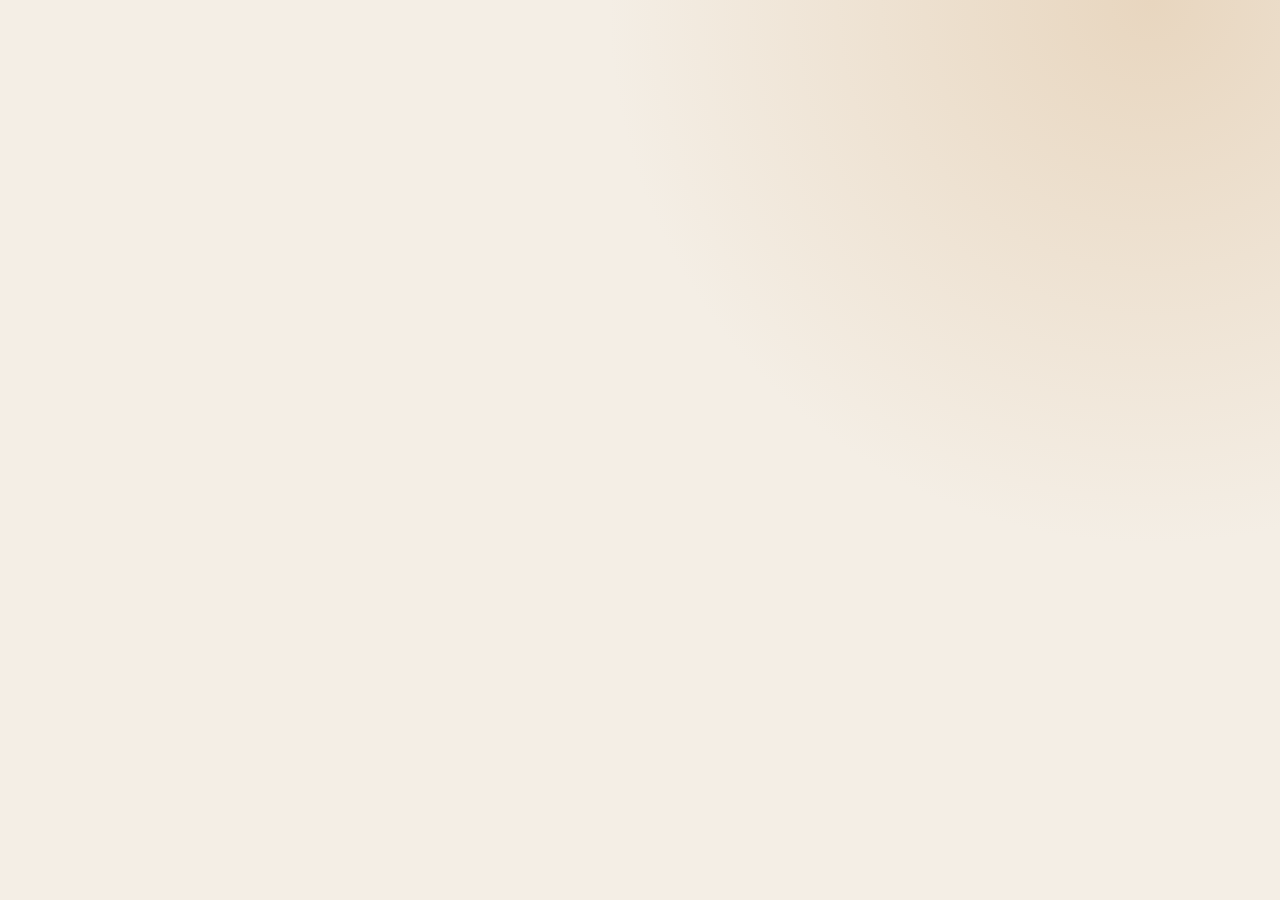
<file: contact.html>
<!DOCTYPE html>
<html lang="en">

<head>
    <meta charset="UTF-8" />
    <meta name="viewport" content="width=device-width, initial-scale=1.0" />
    <title>Contact - Chris Mullen</title>
    <style>
        @import url('style.css');
    </style>
</head>

<body>

</body>
</file>
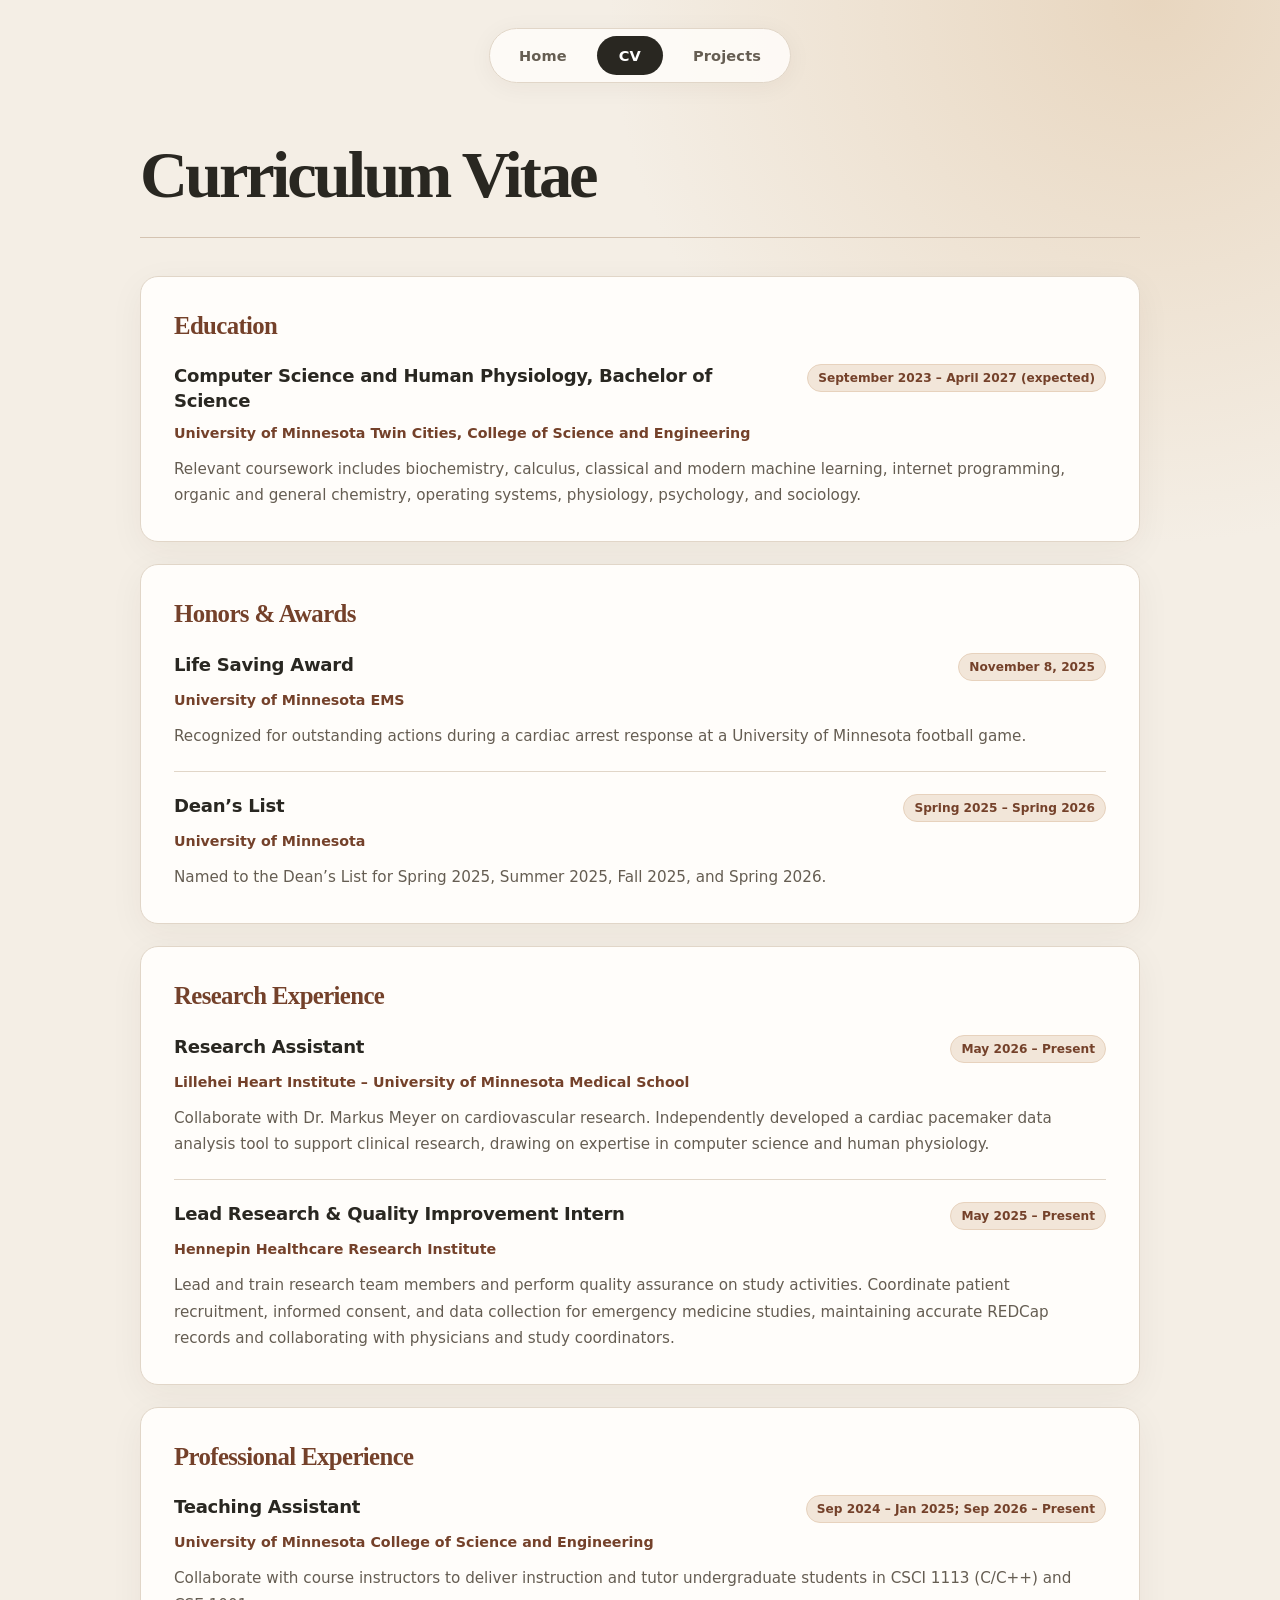
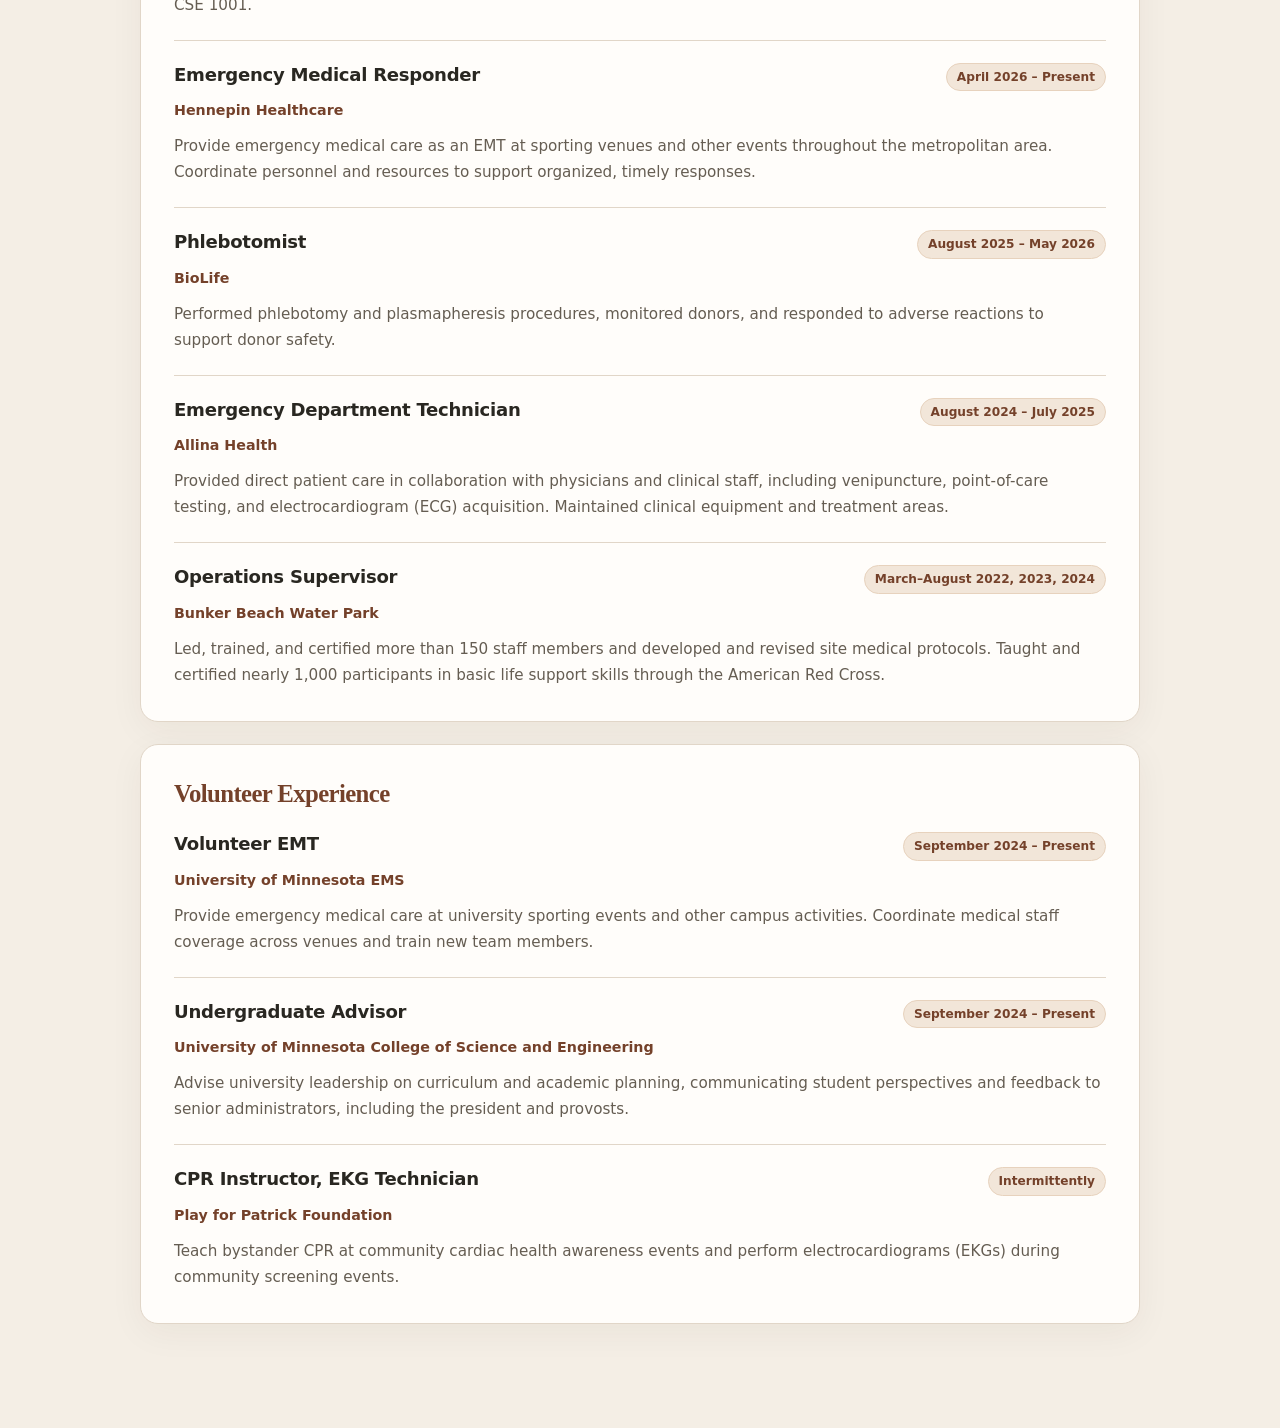
<file: cv.html>
<!DOCTYPE html>
<html lang="en">

<head>
    <meta charset="UTF-8">
    <meta name="viewport" content="width=device-width, initial-scale=1.0">
    <title>CV - Chris Mullen</title>
    <link rel="stylesheet" href="style.css">
</head>

<body>
    <div id="page">
        <header id="header">
            <nav id="nav" aria-label="Main navigation">
                <a class="nav" href="index.html">Home</a>
                <a class="nav" href="cv.html" aria-current="page">CV</a>
                <a class="nav" href="projects.html">Projects</a>
                <!--   <a class="nav" href="contact.html">Contact</a> -->
            </nav>
        </header>
        <main id="cv">
            <h1 id="cv-title">Curriculum Vitae</h1>

            <section class="cv-section cv-section--education">
                <h2 class="cv-section-title">Education</h2>

                <article class="entry entry--cv">
                    <div class="entry-header">
                        <h3 class="entry-title">Computer Science and Human Physiology, Bachelor of Science</h3>
                        <span class="entry-status">September 2023 – April 2027 (expected)</span>
                    </div>
                    <p class="entry-subtitle">University of Minnesota Twin Cities, College of Science and Engineering
                    </p>
                    <div class="entry-description">
                        <p>Relevant coursework includes biochemistry, calculus, classical and modern machine learning,
                            internet programming, organic and general chemistry, operating systems, physiology,
                            psychology, and sociology.</p>
                    </div>
                </article>
            </section>

            <section class="cv-section cv-section--honors">
                <h2 class="cv-section-title">Honors &amp; Awards</h2>

                <article class="entry entry--cv">
                    <div class="entry-header">
                        <h3 class="entry-title">Life Saving Award</h3>
                        <span class="entry-status">November 8, 2025</span>
                    </div>
                    <p class="entry-subtitle">University of Minnesota EMS</p>
                    <div class="entry-description">
                        <p>Recognized for outstanding actions during a cardiac arrest response at a University of
                            Minnesota football game.</p>
                    </div>
                </article>

                <article class="entry entry--cv">
                    <div class="entry-header">
                        <h3 class="entry-title">Dean’s List</h3>
                        <span class="entry-status">Spring 2025 – Spring 2026</span>
                    </div>
                    <p class="entry-subtitle">University of Minnesota</p>
                    <div class="entry-description">
                        <p>Named to the Dean’s List for Spring 2025, Summer 2025, Fall 2025, and Spring 2026.</p>
                    </div>
                </article>
            </section>

            <section class="cv-section">
                <h2 class="cv-section-title">Research Experience</h2>

                <article class="entry entry--cv">
                    <div class="entry-header">
                        <h3 class="entry-title">Research Assistant</h3>
                        <span class="entry-status">May 2026 – Present</span>
                    </div>
                    <p class="entry-subtitle">Lillehei Heart Institute – University of Minnesota Medical School</p>
                    <div class="entry-description">
                        <p>Collaborate with Dr. Markus Meyer on cardiovascular research. Independently developed a
                            cardiac pacemaker data analysis tool to support clinical research, drawing on expertise in
                            computer science and human physiology.</p>
                    </div>
                </article>

                <article class="entry entry--cv">
                    <div class="entry-header">
                        <h3 class="entry-title">Lead Research &amp; Quality Improvement Intern</h3>
                        <span class="entry-status">May 2025 – Present</span>
                    </div>
                    <p class="entry-subtitle">Hennepin Healthcare Research Institute</p>
                    <div class="entry-description">
                        <p>Lead and train research team members and perform quality assurance on study activities.
                            Coordinate patient recruitment, informed consent, and data collection for emergency medicine
                            studies, maintaining accurate REDCap records and collaborating with physicians and study
                            coordinators.</p>
                    </div>
                </article>
            </section>

            <section class="cv-section">
                <h2 class="cv-section-title">Professional Experience</h2>

                <article class="entry entry--cv">
                    <div class="entry-header">
                        <h3 class="entry-title">Teaching Assistant</h3>
                        <span class="entry-status">Sep 2024 – Jan 2025; Sep 2026 – Present</span>
                    </div>
                    <p class="entry-subtitle">University of Minnesota College of Science and Engineering</p>
                    <div class="entry-description">
                        <p>Collaborate with course instructors to deliver instruction and tutor undergraduate students
                            in CSCI 1113 (C/C++) and CSE 1001.</p>
                    </div>
                </article>

                <article class="entry entry--cv">
                    <div class="entry-header">
                        <h3 class="entry-title">Emergency Medical Responder</h3>
                        <span class="entry-status">April 2026 – Present</span>
                    </div>
                    <p class="entry-subtitle">Hennepin Healthcare</p>
                    <div class="entry-description">
                        <p>Provide emergency medical care as an EMT at sporting venues and other events throughout the
                            metropolitan area. Coordinate personnel and resources to support organized, timely
                            responses.</p>
                    </div>
                </article>

                <article class="entry entry--cv">
                    <div class="entry-header">
                        <h3 class="entry-title">Phlebotomist</h3>
                        <span class="entry-status">August 2025 – May 2026</span>
                    </div>
                    <p class="entry-subtitle">BioLife</p>
                    <div class="entry-description">
                        <p>Performed phlebotomy and plasmapheresis procedures, monitored donors, and responded to
                            adverse reactions to support donor safety.</p>
                    </div>
                </article>

                <article class="entry entry--cv">
                    <div class="entry-header">
                        <h3 class="entry-title">Emergency Department Technician</h3>
                        <span class="entry-status">August 2024 – July 2025</span>
                    </div>
                    <p class="entry-subtitle">Allina Health</p>
                    <div class="entry-description">
                        <p>Provided direct patient care in collaboration with physicians and clinical staff, including
                            venipuncture, point-of-care testing, and electrocardiogram (ECG) acquisition. Maintained
                            clinical equipment and treatment areas.</p>
                    </div>
                </article>

                <article class="entry entry--cv">
                    <div class="entry-header">
                        <h3 class="entry-title">Operations Supervisor</h3>
                        <span class="entry-status">March–August 2022, 2023, 2024</span>
                    </div>
                    <p class="entry-subtitle">Bunker Beach Water Park</p>
                    <div class="entry-description">
                        <p>Led, trained, and certified more than 150 staff members and developed and revised site
                            medical protocols. Taught and certified nearly 1,000 participants in basic life support
                            skills through the American Red Cross.</p>
                    </div>
                </article>
            </section>

            <section class="cv-section">
                <h2 class="cv-section-title">Volunteer Experience</h2>

                <article class="entry entry--cv">
                    <div class="entry-header">
                        <h3 class="entry-title">Volunteer EMT</h3>
                        <span class="entry-status">September 2024 – Present</span>
                    </div>
                    <p class="entry-subtitle">University of Minnesota EMS</p>
                    <div class="entry-description">
                        <p>Provide emergency medical care at university sporting events and other campus activities.
                            Coordinate medical staff coverage across venues and train new team members.</p>
                    </div>
                </article>

                <article class="entry entry--cv">
                    <div class="entry-header">
                        <h3 class="entry-title">Undergraduate Advisor</h3>
                        <span class="entry-status">September 2024 – Present</span>
                    </div>
                    <p class="entry-subtitle">University of Minnesota College of Science and Engineering</p>
                    <div class="entry-description">
                        <p>Advise university leadership on curriculum and academic planning, communicating student
                            perspectives and feedback to senior administrators, including the president and provosts.
                        </p>
                    </div>
                </article>

                <article class="entry entry--cv">
                    <div class="entry-header">
                        <h3 class="entry-title">CPR Instructor, EKG Technician</h3>
                        <span class="entry-status">Intermittently</span>
                    </div>
                    <p class="entry-subtitle">Play for Patrick Foundation</p>
                    <div class="entry-description">
                        <p>Teach bystander CPR at community cardiac health awareness events and perform
                            electrocardiograms (EKGs) during community screening events.</p>
                    </div>
                </article>
            </section>
        </main>
    </div>
</body>

</html>
</file>
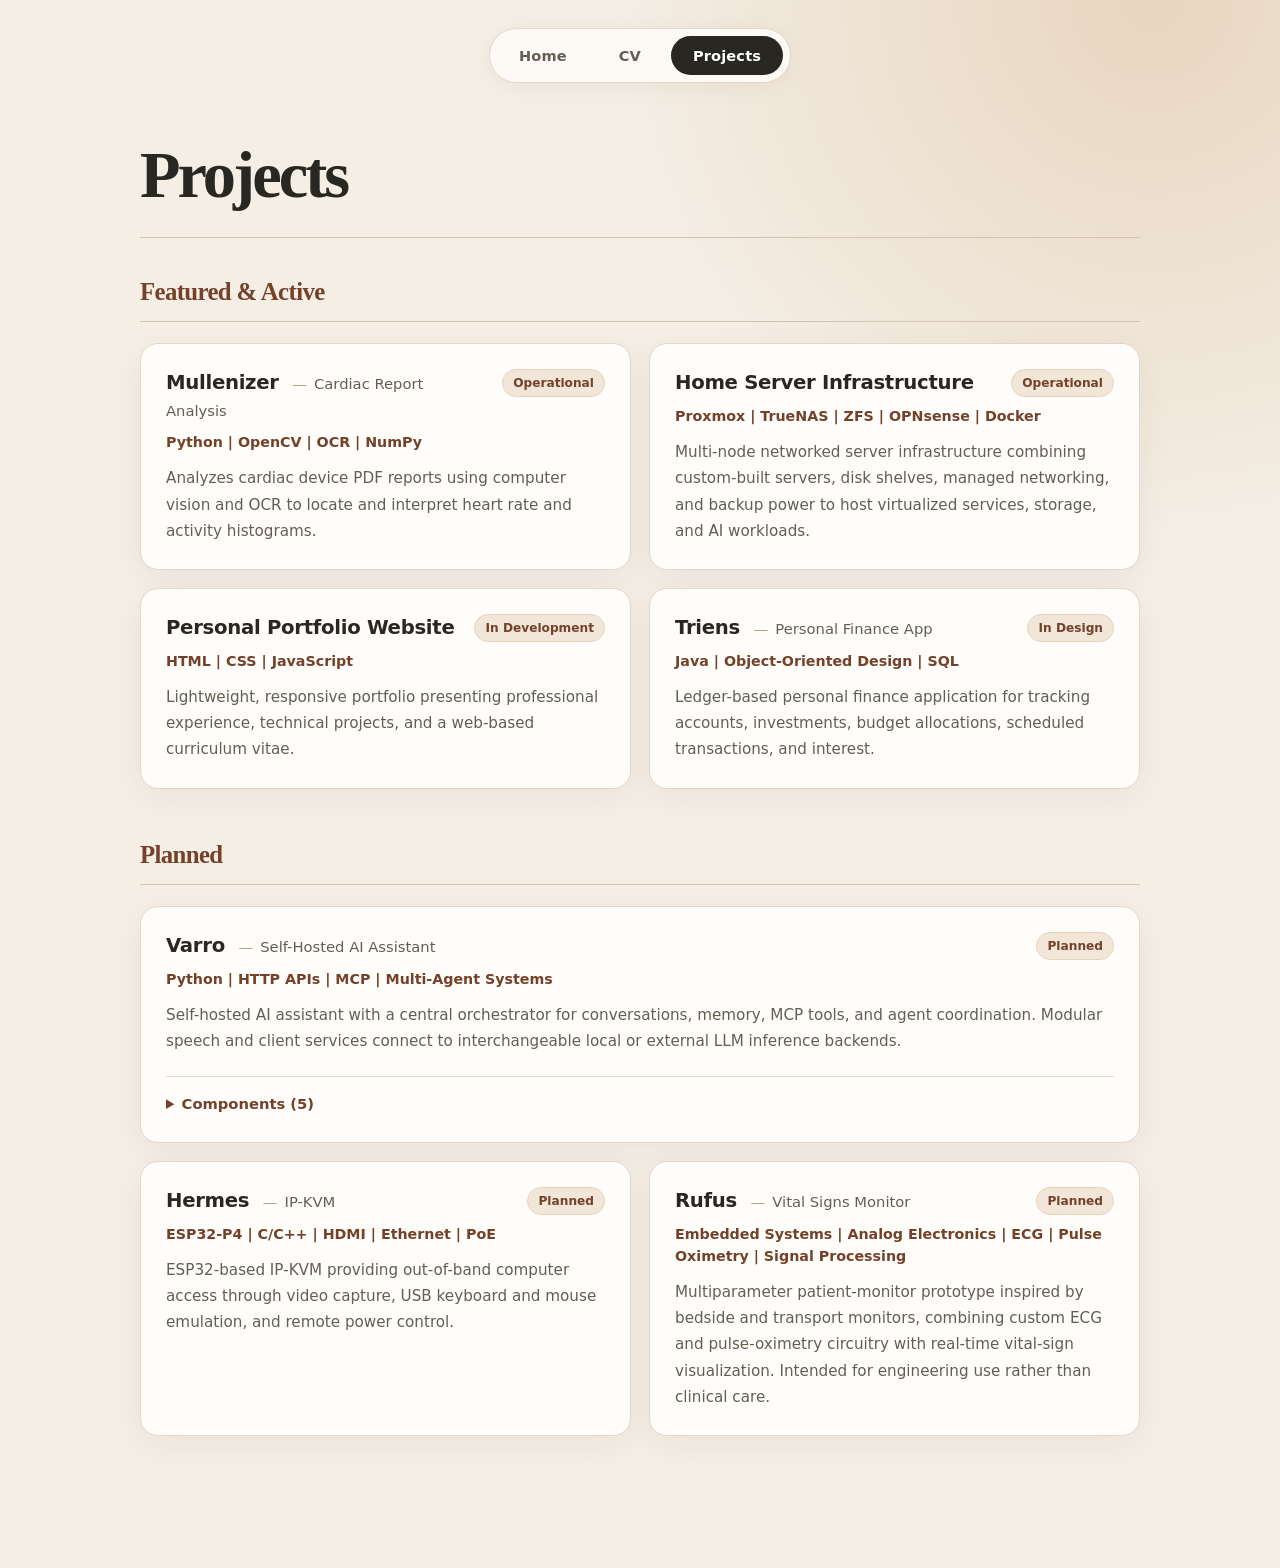
<file: projects.html>
<!DOCTYPE html>
<html lang="en">

<head>
    <meta charset="UTF-8">
    <meta name="viewport" content="width=device-width, initial-scale=1.0">
    <title>Projects - Chris Mullen</title>
    <link rel="stylesheet" href="style.css">
</head>

<body>
    <div id="page">
        <header id="header">
            <nav id="nav" aria-label="Main navigation">
                <a class="nav" href="index.html">Home</a>
                <a class="nav" href="cv.html">CV</a>
                <a class="nav" href="projects.html" aria-current="page">Projects</a>
                <!--   <a class="nav" href="contact.html">Contact</a> -->
            </nav>
        </header>
        <main id="projects">
            <h1 id="projects-title">Projects</h1>
            <section class="project-section" id="featured-projects" aria-labelledby="featured-projects-title">
                <h2 class="project-section-title" id="featured-projects-title">Featured &amp; Active</h2>

                <article class="entry entry--project">
                    <div class="entry-header">
                        <h3 class="entry-title"><a class="project-title-link"
                                href="https://github.com/cjmullen11/Mullenizer" target="_blank"
                                rel="noopener noreferrer"><span class="project-name">Mullenizer</span>
                                <span class="project-type">Cardiac Report Analysis</span></a></h3>
                        <span class="entry-status">Operational</span>
                    </div>
                    <p class="entry-subtitle">Python | OpenCV | OCR | NumPy</p>
                    <div class="entry-description">
                        <p>Analyzes cardiac device PDF reports using computer vision and OCR to locate and interpret
                            heart rate and activity histograms.</p>
                    </div>
                </article>

                <article class="entry entry--project">
                    <div class="entry-header">
                        <h3 class="entry-title">Home Server Infrastructure</h3>
                        <span class="entry-status">Operational</span>
                    </div>
                    <p class="entry-subtitle">Proxmox | TrueNAS | ZFS | OPNsense | Docker</p>
                    <div class="entry-description">
                        <p>Multi-node networked server infrastructure combining custom-built servers, disk shelves,
                            managed networking, and
                            backup power to host virtualized services, storage, and AI workloads.</p>
                    </div>
                </article>

                <article class="entry entry--project">
                    <div class="entry-header">
                        <h3 class="entry-title"><a class="project-title-link" href="https://github.com/cjmullen11/Proem"
                                target="_blank" rel="noopener noreferrer">Personal Portfolio Website</a></h3>
                        <span class="entry-status">In Development</span>
                    </div>
                    <p class="entry-subtitle">HTML | CSS | JavaScript</p>
                    <div class="entry-description">
                        <p>Lightweight, responsive portfolio presenting professional experience, technical projects, and
                            a web-based curriculum vitae.</p>
                    </div>
                </article>

                <article class="entry entry--project">
                    <div class="entry-header">
                        <h3 class="entry-title"><a class="project-title-link"
                                href="https://github.com/cjmullen11/Triens" target="_blank"
                                rel="noopener noreferrer"><span class="project-name">Triens</span>
                                <span class="project-type">Personal Finance App</span></a></h3>
                        <span class="entry-status">In Design</span>
                    </div>
                    <p class="entry-subtitle">Java | Object-Oriented Design | SQL</p>
                    <div class="entry-description">
                        <p>Ledger-based personal finance application for tracking accounts, investments, budget
                            allocations, scheduled transactions, and interest.</p>
                    </div>
                </article>
            </section>

            <section class="project-section" id="planned-projects" aria-labelledby="planned-projects-title">
                <h2 class="project-section-title" id="planned-projects-title">Planned</h2>

                <article class="entry entry--project">
                    <div class="entry-header">
                        <h3 class="entry-title"><a class="project-title-link" href="https://github.com/cjmullen11/Varro"
                                target="_blank" rel="noopener noreferrer"><span class="project-name">Varro</span>
                                <span class="project-type">Self-Hosted AI Assistant</span></a></h3>
                        <span class="entry-status">Planned</span>
                    </div>
                    <p class="entry-subtitle">Python | HTTP APIs | MCP | Multi-Agent Systems</p>
                    <div class="entry-description">
                        <p>Self-hosted AI assistant with a central orchestrator for conversations, memory, MCP tools,
                            and agent coordination. Modular speech and client services connect to interchangeable
                            local or external LLM inference backends.</p>
                    </div>
                    <details class="project-components">
                        <summary>Components (5)</summary>
                        <div class="project-subprojects">
                            <article class="entry entry--subproject">
                                <div class="entry-header">
                                    <h4 class="entry-title" data-component="orchestrator"><a class="project-title-link"
                                            data-component-repo="orchestrator" target="_blank"
                                            rel="noopener noreferrer">Orchestrator</a></h4>
                                    <span class="entry-status">Planned</span>
                                </div>
                                <p class="entry-subtitle">Python | HTTP APIs | AsyncIO | MCP</p>
                                <div class="entry-description">
                                    <p>Owns conversations and long-term memory, routes requests to models and tools, and
                                        coordinates prioritized interactive and delegated agent tasks.</p>
                                </div>
                            </article>
                            <article class="entry entry--subproject">
                                <div class="entry-header">
                                    <h4 class="entry-title" data-component="speech"><a class="project-title-link"
                                            data-component-repo="speech" target="_blank"
                                            rel="noopener noreferrer">Speech Server</a></h4>
                                    <span class="entry-status">Planned</span>
                                </div>
                                <p class="entry-subtitle">Python | Streaming STT | TTS | Speaker Verification</p>
                                <div class="entry-description">
                                    <p>Processes streamed speech, performs transcription and optional speaker
                                        verification, and generates spoken responses for voice clients.</p>
                                </div>
                            </article>
                            <article class="entry entry--subproject">
                                <div class="entry-header">
                                    <h4 class="entry-title" data-component="mobile"><a class="project-title-link"
                                            data-component-repo="mobile" target="_blank"
                                            rel="noopener noreferrer">Mobile App</a></h4>
                                    <span class="entry-status">Planned</span>
                                </div>
                                <p class="entry-subtitle">Mobile Development | Bluetooth | Audio Streaming | HTTP APIs
                                </p>
                                <div class="entry-description">
                                    <p>Connects the portable Bluetooth voice device to Varro's speech server and
                                        orchestrator while providing a mobile interface.</p>
                                </div>
                            </article>
                            <article class="entry entry--subproject">
                                <div class="entry-header">
                                    <h4 class="entry-title" data-component="wifi"><a class="project-title-link"
                                            data-component-repo="wifi" target="_blank" rel="noopener noreferrer">Wi-Fi
                                            Voice Device</a></h4>
                                    <span class="entry-status">Planned</span>
                                </div>
                                <p class="entry-subtitle">ESP32 | C/C++ | I²S Audio | Wi-Fi</p>
                                <div class="entry-description">
                                    <p>Standalone voice endpoint performing local wake-word and voice-activity
                                        detection, then streaming audio over Wi-Fi to the speech server.</p>
                                </div>
                            </article>
                            <article class="entry entry--subproject">
                                <div class="entry-header">
                                    <h4 class="entry-title" data-component="bluetooth"><a class="project-title-link"
                                            data-component-repo="bluetooth" target="_blank"
                                            rel="noopener noreferrer">Bluetooth Voice Device</a></h4>
                                    <span class="entry-status">Planned</span>
                                </div>
                                <p class="entry-subtitle">ESP32 | C/C++ | I²S Audio | Bluetooth</p>
                                <div class="entry-description">
                                    <p>Portable, battery-powered voice endpoint performing local wake-word and
                                        voice-activity detection and relaying audio through the mobile app.</p>
                                </div>
                            </article>
                        </div>
                    </details>
                </article>

                <article class="entry entry--project">
                    <div class="entry-header">
                        <h3 class="entry-title"><a class="project-title-link"
                                href="https://github.com/cjmullen11/Hermes" target="_blank"
                                rel="noopener noreferrer"><span class="project-name">Hermes</span>
                                <span class="project-type">IP-KVM</span></a></h3>
                        <span class="entry-status">Planned</span>
                    </div>
                    <p class="entry-subtitle">ESP32-P4 | C/C++ | HDMI | Ethernet | PoE</p>
                    <div class="entry-description">
                        <p>ESP32-based IP-KVM providing out-of-band computer access through video capture,
                            USB keyboard and mouse emulation, and remote power control.</p>
                    </div>
                </article>


                <!-- Rufus: Vital Signs Monitor -->
                <article class="entry entry--project">
                    <div class="entry-header">
                        <h3 class="entry-title"><a class="project-title-link" href="https://github.com/cjmullen11/Rufus"
                                target="_blank" rel="noopener noreferrer"><span class="project-name">Rufus</span>
                                <span class="project-type">Vital Signs Monitor</span></a></h3>
                        <span class="entry-status">Planned</span>
                    </div>

                    <p class="entry-subtitle">
                        Embedded Systems | Analog Electronics | ECG | Pulse Oximetry | Signal Processing
                    </p>

                    <div class="entry-description">
                        <p>Multiparameter patient-monitor prototype inspired by bedside and transport monitors,
                            combining custom ECG and pulse-oximetry circuitry with real-time vital-sign visualization.
                            Intended for engineering use rather than clinical care.</p>
                    </div>
                </article>


                <!--
                Not really worth displaying yet. Also makes it even strucutre.

                <article class="entry entry--project">
                    <div class="entry-header">
                        <h3 class="entry-title">MCIO-to-PCIe Adapter</h3>
                        <span class="entry-status">Planned</span>
                    </div>
                    <p class="entry-subtitle">KiCad | PCB Design | PCIe | Signal Integrity</p>
                    <div class="entry-description">
                        <p>Custom high-speed PCB adapting MCIO connections to PCIe expansion slots for flexible
                            GPU mounting and multi-GPU configurations.</p>
                    </div>
                </article> -->
            </section>

        </main>
    </div>
    <script>
        // Resolve the five Varro component links into their existing blurbs.
        // There is intentionally no separate repository listing.
        (async () => {
            const links = [...document.querySelectorAll("[data-component-repo]")];
            const unlinked = link => link.replaceWith(document.createTextNode(link.textContent));
            const standalone = new Set(["mullenizer", "proem", "triens", "varro", "hermes", "rufus"]);
            const patterns = {
                orchestrator: /orchestrat|\bcore\b|\bagent\b|controller/i,
                speech: /speech|transcri|\bstt\b|\btts\b|audio.*server/i,
                mobile: /mobile|companion|android|ios.*app|phone.*app/i,
                wifi: /wi.?fi|wireless|standalone|stationary/i,
                bluetooth: /bluetooth|\bble\b|portable|handheld|\bbt\b/i
            };

            try {
                const response = await fetch("https://api.github.com/users/cjmullen11/repos?per_page=100");
                if (!response.ok) throw new Error(`GitHub returned ${response.status}`);
                // Exclude the six main projects; remaining repositories belong to the components.
                const repos = (await response.json()).filter(repo =>
                    !repo.fork && !standalone.has(repo.name.toLowerCase())
                );
                const used = new Set();
                const unresolved = [];

                for (const link of links) {
                    const pattern = patterns[link.dataset.componentRepo];
                    const matches = repos.filter(repo =>
                        !used.has(repo.name) && pattern.test(repo.name.replace(/[-_]/g, " "))
                    );
                    if (matches.length === 1) {
                        link.href = matches[0].html_url;
                        used.add(matches[0].name);
                    } else {
                        unresolved.push(link);
                    }
                }

                // Resolve the final pair only when the mapping is unambiguous.
                const unused = repos.filter(repo => !used.has(repo.name));
                if (unresolved.length === 1 && unused.length === 1) {
                    unresolved[0].href = unused[0].html_url;
                } else {
                    unresolved.forEach(unlinked);
                }
            } catch (error) {
                links.forEach(link => { if (link.isConnected) unlinked(link); });
                console.warn("Unable to load Varro component repository links:", error);
            }
        })();
    </script>
</body>

</html>
</file>
<file: style.css>
/*
 * Proem — warm, modern portfolio theme
 * Visual changes only. Shared by Home, CV, and Projects.
 */

:root {
    color-scheme: light;
    --bg: #f4eee5;
    --surface: #fffdfa;
    --surface-soft: #faf6ef;
    --ink: #292721;
    --muted: #655d52;
    --accent: #955a37;
    --accent-dark: #74412a;
    --accent-light: #f2e6d9;
    --border: #e1d6c8;
    --border-strong: #d4c3b1;
    --shadow: 0 9px 35px rgb(65 43 25 / 5%);
    --shadow-hover: 0 14px 42px rgb(65 43 25 / 10%);
    --radius: 18px;
}

*,
*::before,
*::after {
    box-sizing: border-box;
}

html {
    scroll-behavior: smooth;
}

body {
    margin: 0;
    padding: 28px 0 82px;
    min-height: 100vh;
    background: radial-gradient(circle at 90% 0%, #e8d6bf 0, transparent 34rem), var(--bg);
    color: var(--ink);
    font-family: system-ui, -apple-system, BlinkMacSystemFont, "Segoe UI", sans-serif;
    font-size: 16px;
    line-height: 1.65;
    -webkit-font-smoothing: antialiased;
}

::selection {
    background: #dec0a8;
    color: var(--ink);
}

a {
    color: var(--accent-dark);
}

a:focus-visible,
summary:focus-visible {
    outline: 3px solid #bb8058;
    outline-offset: 4px;
    border-radius: 3px;
}

#page {
    width: min(100% - 48px, 1140px);
    margin: 0 auto;
    display: grid;
    grid-template-columns: minmax(0, 1fr);
}

#header,
main,
#about-me,
#footer,
hr {
    grid-column: 1;
    min-width: 0;
}

#header {
    margin-bottom: 54px;
}

#nav {
    display: flex;
    align-items: center;
    justify-content: center;
    gap: 8px;
    width: fit-content;
    max-width: 100%;
    margin: 0 auto;
    padding: 7px;
    background: rgb(255 253 250 / 86%);
    border: 1px solid var(--border);
    border-radius: 100px;
    box-shadow: 0 4px 24px rgb(65 43 25 / 5%);
}

a.nav {
    display: block;
    padding: 9px 22px;
    border-radius: 100px;
    color: var(--muted);
    font-size: 0.91rem;
    font-weight: 600;
    line-height: 1.45;
    letter-spacing: 0.01em;
    text-align: center;
    text-decoration: none;
    transition: background-color 180ms ease, color 180ms ease;
}

a.nav:hover,
a.nav:focus-visible {
    background: var(--accent-light);
    color: var(--accent-dark);
}

a.nav[aria-current="page"] {
    color: white;
    background: var(--ink);
}

/* Homepage: a contained, editorial introduction. */
#about-me {
    width: 100%;
    max-width: 850px;
    margin: 0 auto;
    padding: clamp(26px, 5vw, 56px);
    background: var(--surface);
    border: 1px solid var(--border);
    border-radius: 24px;
    box-shadow: var(--shadow);
}

#title {
    display: grid;
    grid-template-columns: 158px minmax(0, 1fr);
    align-items: center;
    gap: clamp(22px, 4vw, 42px);
    margin: 0 0 28px;
    padding: 0 0 30px;
    border-bottom: 1px solid var(--border);
}

#pic {
    display: block;
    width: 158px;
    height: 208px;
    object-fit: cover;
    border: 5px solid white;
    border-radius: 14px;
    background: var(--accent-light);
    box-shadow: 0 10px 25px rgb(49 32 21 / 15%);
}

#about-me-title,
#cv-title,
#projects-title {
    margin: 0;
    font-family: Georgia, "Times New Roman", serif;
    font-size: clamp(2.65rem, 5.3vw, 4.15rem);
    font-weight: 600;
    letter-spacing: -0.045em;
    line-height: 1.14;
    color: var(--ink);
}

.about-summary {
    margin: 15px 0 0;
    color: var(--accent);
    font-size: 0.91rem;
    font-weight: 650;
    letter-spacing: 0.07em;
    text-transform: uppercase;
}

.about-content {
    max-width: 680px;
    color: #49433b;
    font-size: 1.06rem;
    line-height: 1.83;
}

.about-content p {
    margin: 0 0 20px;
}

.about-content p:last-of-type {
    margin-bottom: 0;
}

.about-actions {
    display: flex;
    flex-wrap: wrap;
    gap: 12px;
    margin-top: 32px;
}

.about-link {
    display: inline-flex;
    justify-content: center;
    align-items: center;
    min-height: 46px;
    padding: 10px 19px;
    background: var(--surface-soft);
    border: 1px solid var(--border-strong);
    border-radius: 9px;
    color: var(--ink);
    font-size: 0.94rem;
    font-weight: 650;
    text-decoration: none;
    transition: transform 180ms ease, background-color 180ms ease, box-shadow 180ms ease;
}

.about-link:first-child {
    color: white;
    background: var(--accent);
    border-color: var(--accent);
}

.about-link:hover,
.about-link:focus-visible {
    transform: translateY(-2px);
    box-shadow: 0 6px 15px rgb(65 43 25 / 10%);
    background: #eee0d0;
}

.about-link:first-child:hover,
.about-link:first-child:focus-visible {
    background: var(--accent-dark);
}

hr {
    width: 100%;
    margin: 24px 0;
    border: 0;
    border-top: 1px solid var(--border);
}

/* Shared CV and Projects typography. */
#cv,
#projects {
    width: 100%;
    max-width: 1000px;
    margin: 0 auto;
}

#cv-title,
#projects-title {
    margin: 0 0 38px;
    padding-bottom: 24px;
    border-bottom: 1px solid var(--border-strong);
    text-align: left;
}

.entry {
    min-width: 0;
}

.entry-header {
    display: flex;
    align-items: flex-start;
    justify-content: space-between;
    flex-wrap: wrap;
    gap: 6px 16px;
}

.entry-title {
    flex: 1 1 240px;
    min-width: 0;
    margin: 0;
    font-size: 1.15rem;
    font-weight: 700;
    letter-spacing: -0.015em;
    line-height: 1.38;
}

.entry-status {
    display: inline-block;
    flex: 0 0 auto;
    max-width: 100%;
    padding: 4px 10px;
    background: var(--accent-light);
    border: 1px solid #e7d2bd;
    border-radius: 100px;
    color: var(--accent-dark);
    font-size: 0.76rem;
    font-style: normal;
    font-weight: 650;
    line-height: 1.5;
    white-space: normal;
}

.entry-subtitle {
    margin: 8px 0 0;
    color: var(--accent-dark);
    font-size: 0.89rem;
    font-weight: 600;
    line-height: 1.55;
}

.entry-description {
    margin-top: 12px;
    color: var(--muted);
    font-size: 0.95rem;
    line-height: 1.72;
}

.entry-description p {
    margin: 0;
}

.entry-description p + p {
    margin-top: 10px;
}

/* CV: gentle section panels and clear chronological dividers. */
.cv-section {
    margin-bottom: 22px;
    padding: clamp(21px, 3.5vw, 33px);
    background: var(--surface);
    border: 1px solid var(--border);
    border-radius: var(--radius);
    box-shadow: var(--shadow);
}

.cv-section-title,
.project-section-title {
    margin: 0 0 22px;
    color: var(--accent-dark);
    font-family: Georgia, "Times New Roman", serif;
    font-size: 1.55rem;
    font-weight: 600;
    letter-spacing: -0.025em;
    line-height: 1.3;
}

#cv .entry--cv + .entry--cv {
    margin-top: 22px;
    padding-top: 22px;
    border-top: 1px solid var(--border);
}

#cv .entry-title {
    font-size: 1.13rem;
}

/* Projects: compact card grid with one full-width expandable system. */
.project-section {
    display: grid;
    grid-template-columns: repeat(2, minmax(0, 1fr));
    align-items: stretch;
    gap: 18px;
    margin-bottom: 50px;
}

.project-section-title {
    grid-column: 1 / -1;
    margin: 0 0 3px;
    padding-bottom: 13px;
    border-bottom: 1px solid var(--border-strong);
}

#projects .entry--project {
    padding: 25px;
    background: var(--surface);
    border: 1px solid var(--border);
    border-radius: var(--radius);
    box-shadow: var(--shadow);
    transition: transform 180ms ease, box-shadow 180ms ease, border-color 180ms ease;
}

#projects .entry--project:hover {
    transform: translateY(-3px);
    border-color: var(--border-strong);
    box-shadow: var(--shadow-hover);
}

#projects .entry--project:has(.project-components) {
    grid-column: 1 / -1;
}

#projects .entry--project > .entry-header .entry-title {
    font-size: 1.23rem;
}

#projects .entry-title a {
    color: inherit;
    text-decoration: none;
}

#projects .entry-title a:hover,
#projects .entry-title a:focus-visible {
    color: var(--accent-dark);
    text-decoration: underline;
    text-underline-offset: 3px;
}

#projects .entry--project > .entry-header .entry-title > .project-name,
#projects .entry--project > .entry-header .entry-title > a.project-title-link {
    display: inline;
}

#projects .project-name {
    color: var(--ink);
    font-weight: 750;
}

#projects .project-type {
    color: var(--muted);
    font-size: 0.75em;
    font-weight: 450;
    letter-spacing: 0;
}

#projects .project-type::before {
    content: "—";
    margin: 0 7px;
    color: #b89e86;
}

#projects .entry-title a.project-title-link:hover,
#projects .entry-title a.project-title-link:focus-visible {
    text-decoration: none;
}

#projects .entry-title a:hover .project-name,
#projects .entry-title a:focus-visible .project-name {
    color: var(--accent-dark);
    text-decoration: underline;
    text-underline-offset: 3px;
}

/* Disclosure and nested Varro components. */
.project-components {
    margin-top: 22px;
    padding-top: 15px;
    border-top: 1px solid var(--border);
}

.project-components > summary {
    width: fit-content;
    cursor: pointer;
    color: var(--accent-dark);
    font-size: 0.92rem;
    font-weight: 700;
    list-style-position: inside;
}

.project-components > summary:hover,
.project-components > summary:focus-visible {
    text-decoration: underline;
    text-underline-offset: 3px;
}

.project-subprojects {
    display: grid;
    grid-template-columns: repeat(2, minmax(0, 1fr));
    gap: 13px;
    margin-top: 17px;
}

#projects .entry--subproject {
    padding: 19px;
    background: var(--surface-soft);
    border: 1px solid var(--border);
    border-radius: 12px;
}

#projects .entry--subproject .entry-title {
    font-size: 1rem;
}

#projects .entry--subproject .entry-status {
    font-size: 0.7rem;
}

#projects .entry--subproject .entry-description {
    margin-top: 8px;
    font-size: 0.9rem;
}

/* Responsive refinements. */
@media (max-width: 760px) {
    body {
        padding-top: 18px;
    }

    #page {
        width: min(100% - 30px, 1140px);
    }

    #header {
        margin-bottom: 35px;
    }

    .project-section,
    .project-subprojects {
        grid-template-columns: minmax(0, 1fr);
    }
}

@media (max-width: 520px) {
    #nav {
        width: 100%;
        gap: 3px;
        padding: 5px;
    }

    a.nav {
        flex: 1 1 0;
        padding: 9px 5px;
        font-size: 0.84rem;
    }

    #about-me {
        padding: 24px 21px 28px;
    }

    #title {
        grid-template-columns: 100px minmax(0, 1fr);
        gap: 17px;
        margin-bottom: 22px;
        padding-bottom: 22px;
    }

    #pic {
        width: 100px;
        height: 132px;
        border-width: 3px;
        border-radius: 10px;
    }

    #about-me-title,
    #cv-title,
    #projects-title {
        font-size: clamp(2.05rem, 8vw, 3rem);
    }

    .about-summary {
        font-size: 0.71rem;
        letter-spacing: 0.04em;
    }

    .about-content {
        font-size: 0.98rem;
    }

    #cv-title,
    #projects-title {
        margin-bottom: 25px;
    }

    .cv-section {
        padding: 22px 19px;
    }

    #projects .entry--project {
        padding: 22px 19px;
    }

    .entry-header {
        gap: 10px;
    }

    .entry-title {
        flex-basis: 100%;
    }
}

@media (prefers-reduced-motion: reduce) {
    html {
        scroll-behavior: auto;
    }

    *,
    *::before,
    *::after {
        transition-duration: 0.01ms !important;
    }
}

@media print {
    body {
        padding: 0;
        background: white;
        color: black;
    }

    #page {
        width: 100%;
    }

    #header {
        display: none;
    }

    .cv-section,
    #projects .entry--project,
    #about-me {
        box-shadow: none;
        border-color: #ddd;
    }

    .entry {
        break-inside: avoid;
    }
}
</file>
